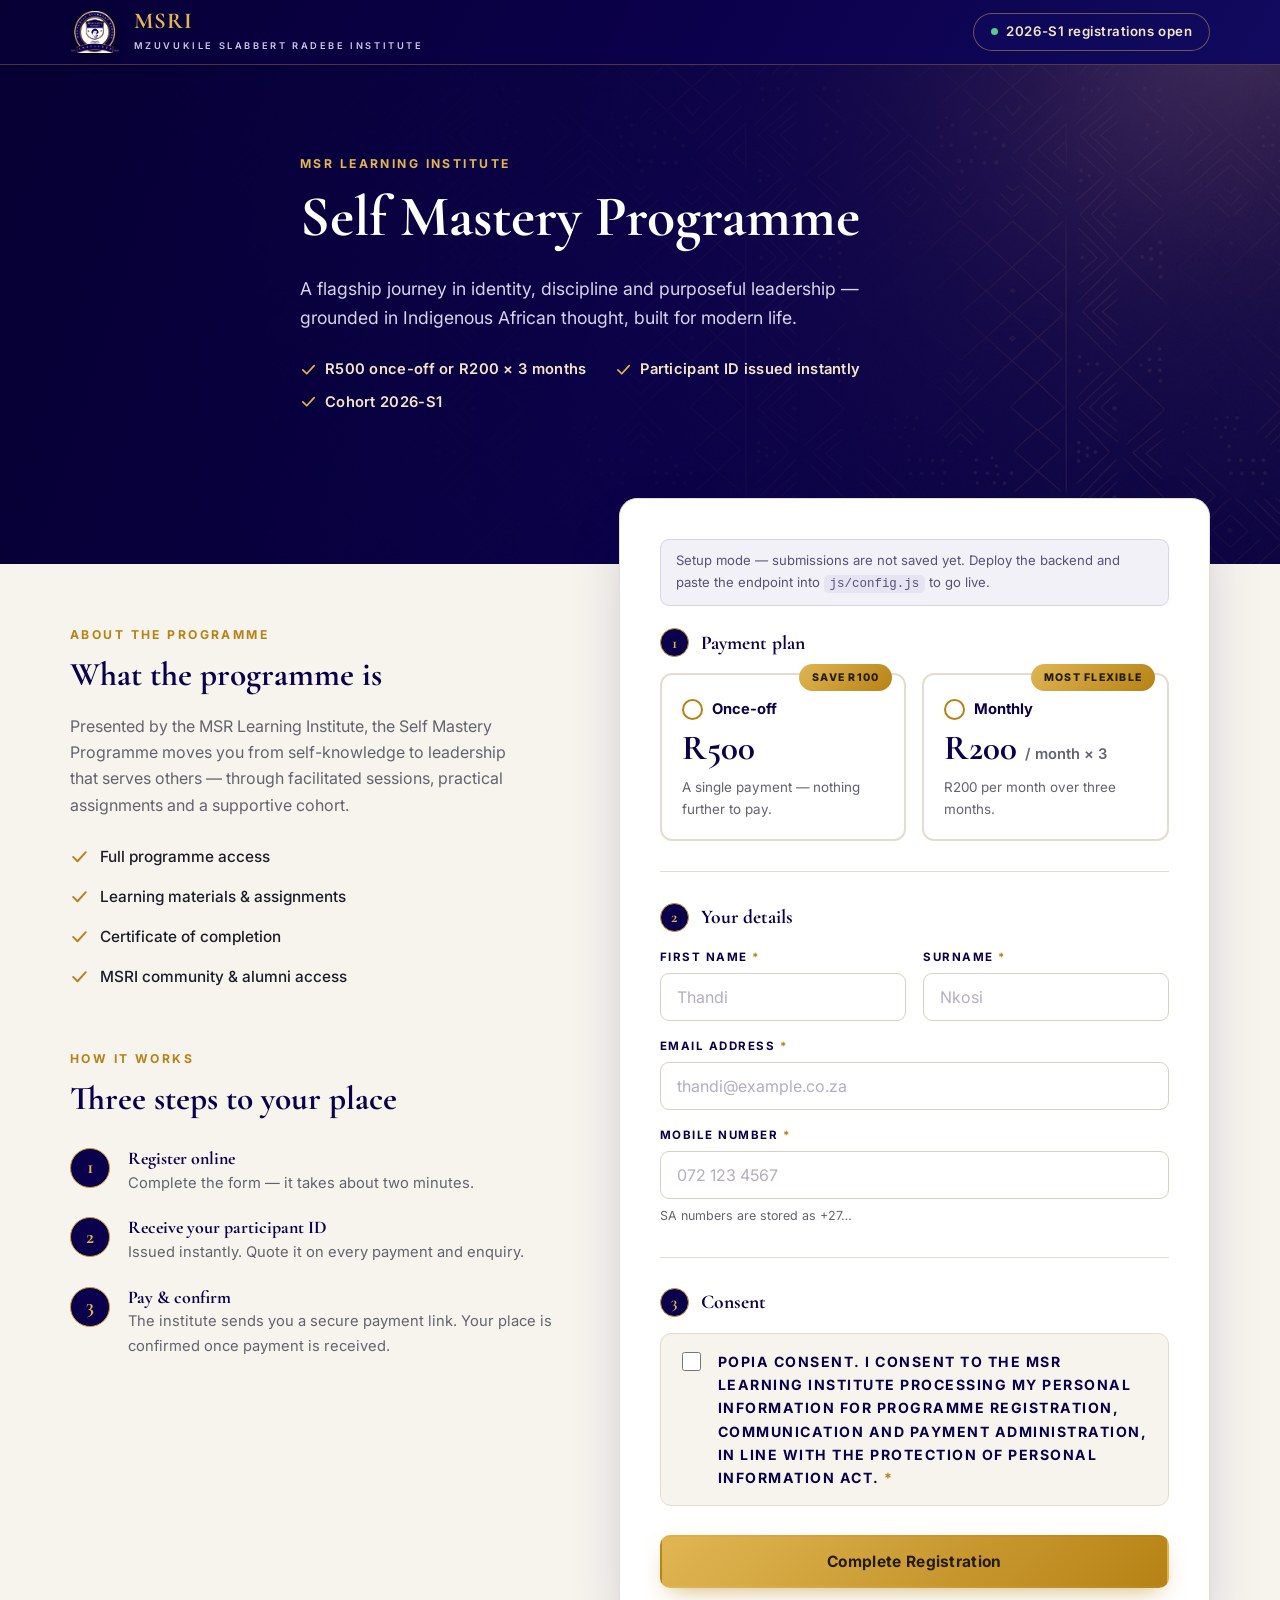
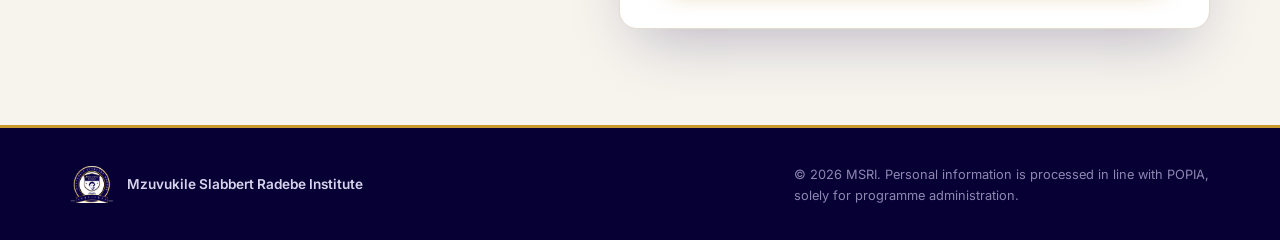
<file: frontend/index.html>
<!DOCTYPE html>
<html lang="en">
<head>
  <meta charset="UTF-8">
  <meta name="viewport" content="width=device-width, initial-scale=1.0">
  <title>Register | Self Mastery Programme — MSR Learning Institute</title>
  <meta name="description" content="Register for the Self Mastery Programme — the MSR Learning Institute's flagship journey in identity, discipline and purposeful leadership. R500 once-off or R200 × 3 months.">
  <link rel="icon" type="image/png" href="assets/img/favicon.png">
  <link rel="preconnect" href="https://fonts.googleapis.com">
  <link rel="preconnect" href="https://fonts.gstatic.com" crossorigin>
  <link href="https://fonts.googleapis.com/css2?family=Cormorant+Garamond:wght@600;700&family=Inter:wght@400;500;600;700;800&display=swap" rel="stylesheet">
  <link rel="stylesheet" href="css/styles.css?v=3">
</head>
<body>

  <!-- ===== Header ===== -->
  <header class="navbar">
    <div class="container navbar-inner">
      <a class="brand" href="index.html">
        <img src="assets/img/logo.png" alt="MSRI seal">
        <span>
          <span class="brand-name">MSRI</span>
          <span class="brand-sub">Mzuvukile Slabbert Radebe Institute</span>
        </span>
      </a>
      <span class="nav-status"><span class="dot"></span>2026-S1 registrations open</span>
    </div>
  </header>

  <!-- ===== Hero ===== -->
  <section class="hero">
    <div class="container hero-inner">
      <span class="eyebrow">MSR Learning Institute</span>
      <h1>Self Mastery Programme</h1>
      <p class="lead">A flagship journey in identity, discipline and purposeful leadership —
        grounded in Indigenous African thought, built for modern life.</p>
      <ul class="hero-facts">
        <li>
          <svg viewBox="0 0 24 24" fill="none" stroke="currentColor" stroke-width="2.4" stroke-linecap="round" stroke-linejoin="round"><polyline points="4 12.5 9.5 18 20 6.5"/></svg>
          R500 once-off or R200 × 3 months
        </li>
        <li>
          <svg viewBox="0 0 24 24" fill="none" stroke="currentColor" stroke-width="2.4" stroke-linecap="round" stroke-linejoin="round"><polyline points="4 12.5 9.5 18 20 6.5"/></svg>
          Participant ID issued instantly
        </li>
        <li>
          <svg viewBox="0 0 24 24" fill="none" stroke="currentColor" stroke-width="2.4" stroke-linecap="round" stroke-linejoin="round"><polyline points="4 12.5 9.5 18 20 6.5"/></svg>
          Cohort 2026-S1
        </li>
      </ul>
    </div>
  </section>

  <!-- ===== Register ===== -->
  <main class="register-section">
    <div class="container split">

      <!-- Left: programme information -->
      <div class="split-info">
        <div class="info-block">
          <span class="eyebrow">About the programme</span>
          <h2>What the programme is</h2>
          <p>Presented by the MSR Learning Institute, the Self Mastery Programme moves you
            from self-knowledge to leadership that serves others — through facilitated
            sessions, practical assignments and a supportive cohort.</p>
          <ul class="check-list">
            <li>
              <svg viewBox="0 0 24 24" fill="none" stroke="currentColor" stroke-width="2.4" stroke-linecap="round" stroke-linejoin="round"><polyline points="4 12.5 9.5 18 20 6.5"/></svg>
              Full programme access
            </li>
            <li>
              <svg viewBox="0 0 24 24" fill="none" stroke="currentColor" stroke-width="2.4" stroke-linecap="round" stroke-linejoin="round"><polyline points="4 12.5 9.5 18 20 6.5"/></svg>
              Learning materials &amp; assignments
            </li>
            <li>
              <svg viewBox="0 0 24 24" fill="none" stroke="currentColor" stroke-width="2.4" stroke-linecap="round" stroke-linejoin="round"><polyline points="4 12.5 9.5 18 20 6.5"/></svg>
              Certificate of completion
            </li>
            <li>
              <svg viewBox="0 0 24 24" fill="none" stroke="currentColor" stroke-width="2.4" stroke-linecap="round" stroke-linejoin="round"><polyline points="4 12.5 9.5 18 20 6.5"/></svg>
              MSRI community &amp; alumni access
            </li>
          </ul>
        </div>

        <div class="info-block">
          <span class="eyebrow">How it works</span>
          <h2>Three steps to your place</h2>
          <ol class="mini-steps">
            <li>
              <span class="step-num">1</span>
              <div>
                <h3>Register online</h3>
                <p>Complete the form — it takes about two minutes.</p>
              </div>
            </li>
            <li>
              <span class="step-num">2</span>
              <div>
                <h3>Receive your participant ID</h3>
                <p>Issued instantly. Quote it on every payment and enquiry.</p>
              </div>
            </li>
            <li>
              <span class="step-num">3</span>
              <div>
                <h3>Pay &amp; confirm</h3>
                <p>The institute sends you a secure payment link. Your place is confirmed
                  once payment is received.</p>
              </div>
            </li>
          </ol>
        </div>
      </div>

      <!-- Right: registration card -->
      <div class="reg-card-col">
        <div class="reg-card">
          <p class="setup-note" id="demo-banner">
            Setup mode — submissions are not saved yet. Deploy the backend and paste the
            endpoint into <code>js/config.js</code> to go live.
          </p>

          <form id="reg-form" novalidate>
            <div class="alert alert-error" id="form-alert" role="alert"></div>

            <h2 class="form-section-title"><span class="num">1</span> Payment plan</h2>
            <div class="field" id="field-pricing_plan">
              <div class="plans-select" role="radiogroup" aria-label="Payment plan">
              <label class="plan-option">
                <input type="radio" name="pricing_plan" value="once_off">
                <span class="plan-card">
                  <span class="plan-badge">Save R100</span>
                  <span class="plan-radio-dot">Once-off</span>
                  <span class="plan-amount">R500</span>
                  <span class="plan-note">A single payment — nothing further to pay.</span>
                </span>
              </label>
              <label class="plan-option">
                <input type="radio" name="pricing_plan" value="monthly">
                <span class="plan-card">
                  <span class="plan-badge">Most flexible</span>
                  <span class="plan-radio-dot">Monthly</span>
                  <span class="plan-amount">R200 <small>/ month × 3</small></span>
                  <span class="plan-note">R200 per month over three months.</span>
                </span>
              </label>
              </div>
              <span class="field-msg"></span>
            </div>

            <h2 class="form-section-title"><span class="num">2</span> Your details</h2>
            <div class="form-grid">
              <div class="field" id="field-first_name">
                <label for="first_name">First name <span class="req">*</span></label>
                <input type="text" id="first_name" name="first_name" autocomplete="given-name" placeholder="Thandi" required>
                <span class="field-msg"></span>
              </div>
              <div class="field" id="field-surname">
                <label for="surname">Surname <span class="req">*</span></label>
                <input type="text" id="surname" name="surname" autocomplete="family-name" placeholder="Nkosi" required>
                <span class="field-msg"></span>
              </div>
              <div class="field field--full" id="field-email">
                <label for="email">Email address <span class="req">*</span></label>
                <input type="email" id="email" name="email" autocomplete="email" placeholder="thandi@example.co.za" required>
                <span class="field-msg"></span>
              </div>
              <div class="field field--full" id="field-mobile">
                <label for="mobile">Mobile number <span class="req">*</span></label>
                <input type="tel" id="mobile" name="mobile" autocomplete="tel" placeholder="072 123 4567" required>
                <span class="field-msg"></span>
                <span class="field-hint">SA numbers are stored as +27…</span>
              </div>
            </div>

            <h2 class="form-section-title"><span class="num">3</span> Consent</h2>
            <div class="field" id="field-consent">
              <label class="consent-box">
                <input type="checkbox" id="consent" name="consent" required>
                <span><strong>POPIA consent.</strong> I consent to the MSR Learning Institute
                  processing my personal information for programme registration,
                  communication and payment administration, in line with the Protection of
                  Personal Information Act. <span class="req">*</span></span>
              </label>
              <span class="field-msg"></span>
            </div>

            <div class="form-actions">
              <button type="submit" class="btn btn-gold btn-block" id="submit-btn">Complete Registration</button>
            </div>
          </form>

          <!-- Success state (hidden until registered) -->
          <div class="success-panel" id="success-panel" aria-live="polite">
            <div id="already-banner" class="already-banner">This email is already registered</div>
            <div class="success-icon">
              <svg viewBox="0 0 24 24" fill="none" stroke="currentColor" stroke-width="2.4" stroke-linecap="round" stroke-linejoin="round"><polyline points="4 12.5 9.5 18 20 6.5"/></svg>
            </div>
            <h2 id="success-title">Registration received</h2>
            <p class="sub" id="success-sub"></p>

            <div class="pid-box">
              <div class="pid-label">Participant ID</div>
              <div class="pid-value" id="participant-id">MSRI-000000</div>
              <button type="button" class="copy-btn" id="copy-btn">Copy ID</button>
            </div>

            <p class="success-meta" id="success-meta"></p>

            <div class="next-steps">
              <h3>What happens next</h3>
              <ol>
                <li>Keep your participant ID safe — quote it on every payment and enquiry.</li>
                <li>The institute will send you a secure link to pay and upload your proof
                  of payment.</li>
                <li>Once your payment is confirmed, your place in the 2026-S1 cohort is
                  secured.</li>
              </ol>
            </div>

            <button type="button" class="btn btn-ghost" id="again-btn">Register another person</button>
          </div>
        </div>
      </div>

    </div>
  </main>

  <!-- ===== Footer ===== -->
  <footer class="footer">
    <div class="container footer-inner">
      <div class="footer-brand">
        <img src="assets/img/logo.png" alt="MSRI seal">
        <span>Mzuvukile Slabbert Radebe Institute</span>
      </div>
      <p class="footer-note">© 2026 MSRI. Personal information is processed in line with
        POPIA, solely for programme administration.</p>
    </div>
  </footer>

  <script src="js/config.js"></script>
  <script src="js/register.js"></script>
</body>
</html>
</file>
<file: frontend/css/styles.css>
/* ============================================================
   Self Mastery Programme — MSR Learning Institute (MSRI)
   Brand: navy #0b004b · gold #c89a30 (from the MSRI seal)
   ============================================================ */

:root {
  --navy: #0b004b;
  --navy-900: #060035;
  --navy-800: #110a5e;
  --gold: #c89a30;
  --gold-deep: #b68215;
  --gold-bright: #e0b653;
  --gold-pale: #f3e7c9;
  --gold-tint: #faf5e8;
  --paper: #f7f4ee;
  --white: #ffffff;
  --ink: #1c1c28;
  --muted: #63636f;
  --line: #e4ddcd;
  --error: #b3261e;
  --error-bg: #fdecea;
  --radius: 14px;
  --font-display: "Cormorant Garamond", "Times New Roman", serif;
  --font-body: "Inter", "Segoe UI", system-ui, -apple-system, sans-serif;
  --shadow-lg: 0 24px 60px -18px rgba(11, 0, 75, 0.28);
  --shadow-md: 0 14px 34px -14px rgba(11, 0, 75, 0.24);
}

* { box-sizing: border-box; }
html { scroll-behavior: smooth; }

body {
  margin: 0;
  font-family: var(--font-body);
  font-size: 16px;
  line-height: 1.65;
  color: var(--ink);
  background: var(--paper);
  -webkit-font-smoothing: antialiased;
}

img { max-width: 100%; display: block; }
p { margin: 0 0 1em; }

h1, h2, h3 {
  font-family: var(--font-display);
  color: var(--navy);
  line-height: 1.14;
  margin: 0 0 0.55em;
  font-weight: 700;
}

.container { width: min(1140px, 92%); margin: 0 auto; }

.eyebrow {
  display: inline-block;
  font-size: 0.76rem;
  font-weight: 700;
  letter-spacing: 0.2em;
  text-transform: uppercase;
  color: var(--gold-deep);
  margin-bottom: 0.7rem;
}

/* ------------------------------------------------------------
   Buttons
   ------------------------------------------------------------ */
.btn {
  display: inline-flex;
  align-items: center;
  justify-content: center;
  gap: 0.5rem;
  padding: 0.95rem 1.9rem;
  border-radius: 10px;
  border: 2px solid transparent;
  font-family: var(--font-body);
  font-size: 0.97rem;
  font-weight: 700;
  letter-spacing: 0.02em;
  text-decoration: none;
  cursor: pointer;
  transition: transform 0.16s ease, box-shadow 0.16s ease, background 0.16s ease;
}
.btn:focus-visible { outline: 3px solid rgba(200, 154, 48, 0.45); outline-offset: 2px; }

.btn-gold {
  background: linear-gradient(135deg, var(--gold-bright) 0%, var(--gold-deep) 100%);
  color: #241b03;
  box-shadow: 0 10px 24px -10px rgba(182, 130, 21, 0.65);
}
.btn-gold:hover { transform: translateY(-1px); box-shadow: 0 14px 28px -10px rgba(182, 130, 21, 0.75); }
.btn-gold:active { transform: translateY(0); }
.btn-gold[disabled] { opacity: 0.65; cursor: wait; transform: none; }

.btn-ghost {
  background: transparent;
  border-color: #cfc8b8;
  color: var(--muted);
}
.btn-ghost:hover { border-color: var(--navy); color: var(--navy); }

.btn-block { width: 100%; }

/* ------------------------------------------------------------
   Header
   ------------------------------------------------------------ */
.navbar {
  position: sticky;
  top: 0;
  z-index: 50;
  background: linear-gradient(120deg, var(--navy-900) 0%, var(--navy) 55%, var(--navy-800) 100%);
  border-bottom: 1px solid rgba(200, 154, 48, 0.35);
}
.navbar-inner {
  display: flex;
  align-items: center;
  justify-content: space-between;
  gap: 1rem;
  padding: 0.65rem 0;
}
.brand { display: flex; align-items: center; gap: 0.85rem; text-decoration: none; }
.brand img { width: 50px; height: auto; filter: drop-shadow(0 2px 6px rgba(0, 0, 0, 0.45)); }
.brand-name {
  display: block;
  font-family: var(--font-display);
  font-size: 1.42rem;
  font-weight: 700;
  color: var(--gold-bright);
  line-height: 1;
  letter-spacing: 0.05em;
}
.brand-sub {
  display: block;
  font-size: 0.58rem;
  font-weight: 600;
  letter-spacing: 0.28em;
  color: #cdc7e4;
  margin-top: 0.32rem;
  text-transform: uppercase;
}
.nav-status {
  display: inline-flex;
  align-items: center;
  gap: 0.55rem;
  font-size: 0.83rem;
  font-weight: 600;
  letter-spacing: 0.04em;
  color: var(--gold-pale);
  border: 1px solid rgba(224, 182, 83, 0.45);
  border-radius: 999px;
  padding: 0.42rem 1.05rem;
  background: rgba(17, 10, 94, 0.5);
  white-space: nowrap;
}
.nav-status .dot { width: 7px; height: 7px; border-radius: 50%; background: #58c98a; }

/* ------------------------------------------------------------
   Hero
   ------------------------------------------------------------ */
.hero {
  background:
    linear-gradient(108deg, rgba(6, 0, 53, 0.96) 0%, rgba(11, 0, 75, 0.9) 52%, rgba(11, 0, 75, 0.72) 100%),
    url("../assets/img/hero-bg.jpg") center / cover no-repeat;
  color: var(--white);
  padding: 84px 0 150px;
}
.hero-inner { max-width: 680px; }
.hero .eyebrow { color: var(--gold-bright); }
.hero h1 {
  color: var(--white);
  font-size: clamp(2.4rem, 5vw, 3.6rem);
  margin-bottom: 0.4em;
}
.hero .lead {
  color: #d9d4ec;
  font-size: 1.1rem;
  max-width: 560px;
  margin: 0 0 1.6rem;
}
.hero-facts {
  list-style: none;
  display: flex;
  flex-wrap: wrap;
  gap: 0.5rem 1.8rem;
  padding: 0;
  margin: 0;
}
.hero-facts li {
  display: inline-flex;
  align-items: center;
  gap: 0.5rem;
  font-size: 0.92rem;
  font-weight: 600;
  letter-spacing: 0.02em;
  color: var(--gold-pale);
}
.hero-facts svg { width: 17px; height: 17px; color: var(--gold-bright); flex-shrink: 0; }

/* ------------------------------------------------------------
   Split layout: info + form
   ------------------------------------------------------------ */
.register-section { padding: 0 0 96px; }
.split {
  display: grid;
  grid-template-columns: minmax(0, 5fr) minmax(0, 6fr);
  gap: 3.5rem;
  align-items: start;
}
.split-info { padding-top: 3.5rem; }
.info-block { margin-bottom: 3rem; }
.info-block:last-child { margin-bottom: 0; }
.info-block h2 { font-size: clamp(1.6rem, 2.6vw, 2.1rem); }
.info-block > p { color: var(--muted); max-width: 46ch; }

.check-list { list-style: none; padding: 0; margin: 1.2rem 0 0; }
.check-list li {
  display: flex;
  align-items: flex-start;
  gap: 0.7rem;
  padding: 0.45rem 0;
  font-size: 0.96rem;
  font-weight: 500;
}
.check-list svg { width: 19px; height: 19px; color: var(--gold-deep); flex-shrink: 0; margin-top: 3px; }

.mini-steps { list-style: none; padding: 0; margin: 1rem 0 0; counter-reset: step; }
.mini-steps li { display: flex; gap: 1.1rem; padding: 0.7rem 0; }
.mini-steps h3 { font-size: 1.12rem; margin-bottom: 0.15rem; }
.mini-steps p { color: var(--muted); font-size: 0.92rem; margin: 0; }
.step-num {
  width: 40px;
  height: 40px;
  flex-shrink: 0;
  border-radius: 50%;
  background: var(--navy);
  color: var(--gold-bright);
  border: 1.5px solid var(--gold);
  font-family: var(--font-display);
  font-weight: 700;
  font-size: 1.25rem;
  display: inline-flex;
  align-items: center;
  justify-content: center;
}

/* ------------------------------------------------------------
   Registration card
   ------------------------------------------------------------ */
.reg-card-col { margin-top: -66px; }
.reg-card {
  background: var(--white);
  border-radius: 18px;
  box-shadow: var(--shadow-lg);
  border: 1px solid var(--line);
  padding: clamp(1.5rem, 3.4vw, 2.5rem);
}

.setup-note {
  display: none;
  background: #f2f1f8;
  border: 1px solid #d8d4ea;
  color: #565273;
  border-radius: 9px;
  padding: 0.65rem 0.95rem;
  font-size: 0.82rem;
  margin: 0 0 1.4rem;
}
.setup-note.visible { display: block; }
.setup-note code { background: #e6e3f2; border-radius: 5px; padding: 0.1rem 0.35rem; font-size: 0.78rem; }

/* Plan selector */
.plans-select { display: grid; grid-template-columns: 1fr 1fr; gap: 1rem; }
.plan-option input { position: absolute; opacity: 0; pointer-events: none; }
.plan-card {
  position: relative;
  display: flex;
  flex-direction: column;
  border: 2px solid var(--line);
  border-radius: 12px;
  padding: 1.35rem 1.25rem 1.15rem;
  cursor: pointer;
  height: 100%;
  transition: border-color 0.15s ease, box-shadow 0.15s ease, background 0.15s ease;
}
.plan-card:hover { border-color: var(--gold); }
.plan-badge {
  position: absolute;
  top: -11px;
  right: 12px;
  background: linear-gradient(135deg, var(--gold-bright), var(--gold-deep));
  color: #241b03;
  font-size: 0.66rem;
  font-weight: 800;
  letter-spacing: 0.12em;
  text-transform: uppercase;
  padding: 0.28rem 0.8rem;
  border-radius: 999px;
  white-space: nowrap;
}
.plan-radio-dot {
  display: inline-flex;
  align-items: center;
  gap: 0.55rem;
  font-weight: 700;
  color: var(--navy);
  font-size: 0.92rem;
}
.plan-radio-dot::before {
  content: "";
  width: 17px;
  height: 17px;
  border-radius: 50%;
  border: 2px solid var(--gold-deep);
  background: var(--white);
  flex-shrink: 0;
  transition: background 0.12s ease;
}
.plan-amount {
  font-family: var(--font-display);
  font-size: 2.2rem;
  font-weight: 700;
  color: var(--navy);
  line-height: 1.1;
  margin: 0.5rem 0 0.2rem;
}
.plan-amount small { font-size: 0.92rem; font-family: var(--font-body); color: var(--muted); font-weight: 600; }
.plan-note { color: var(--muted); font-size: 0.84rem; margin: 0.3rem 0 0; }
.plan-option input:checked + .plan-card {
  border-color: var(--gold);
  background: #fffdf4;
  box-shadow: 0 0 0 4px rgba(200, 154, 48, 0.16);
}
.plan-option input:checked + .plan-card .plan-radio-dot::before {
  background: radial-gradient(circle, var(--gold-deep) 0 42%, var(--white) 46%);
}
.plan-option input:focus-visible + .plan-card { outline: 3px solid rgba(200, 154, 48, 0.5); outline-offset: 2px; }

/* Fields */
.form-grid { display: grid; grid-template-columns: 1fr 1fr; gap: 1rem 1.1rem; }
.field { display: flex; flex-direction: column; gap: 0.38rem; }
.field--full { grid-column: 1 / -1; }
.field > label {
  font-size: 0.72rem;
  font-weight: 700;
  letter-spacing: 0.13em;
  text-transform: uppercase;
  color: var(--navy);
}
.req { color: var(--gold-deep); }
.field input {
  font-family: var(--font-body);
  font-size: 1rem;
  color: var(--ink);
  padding: 0.82rem 1rem;
  border: 1.5px solid #d8d1bf;
  border-radius: 9px;
  background: var(--white);
  width: 100%;
  transition: border-color 0.14s ease, box-shadow 0.14s ease;
}
.field input::placeholder { color: #b3adc0; }
.field input:focus {
  outline: none;
  border-color: var(--gold-deep);
  box-shadow: 0 0 0 3.5px rgba(200, 154, 48, 0.18);
}
.field.has-error input { border-color: var(--error); background: #fffbfb; }
.field-msg { display: none; color: var(--error); font-size: 0.82rem; font-weight: 500; }
.field.has-error .field-msg { display: block; }
.field-hint { color: var(--muted); font-size: 0.78rem; }

.form-section-title {
  display: flex;
  align-items: center;
  gap: 0.75rem;
  font-size: 1.22rem;
  margin: 1.9rem 0 1rem;
  padding-top: 1.9rem;
  border-top: 1px solid var(--line);
}
#reg-form .form-section-title:first-of-type { margin-top: 0; padding-top: 0; border-top: none; }
.form-section-title .num {
  width: 29px;
  height: 29px;
  flex-shrink: 0;
  border-radius: 50%;
  background: var(--navy);
  color: var(--gold-bright);
  border: 1.5px solid var(--gold);
  font-family: var(--font-display);
  font-weight: 700;
  font-size: 1rem;
  display: inline-flex;
  align-items: center;
  justify-content: center;
}

/* Consent */
.consent-box {
  display: flex;
  gap: 0.85rem;
  align-items: flex-start;
  background: var(--paper);
  border: 1.5px solid var(--line);
  border-radius: 11px;
  padding: 1rem 1.1rem;
  cursor: pointer;
}
.consent-box input {
  width: 19px;
  height: 19px;
  margin-top: 2px;
  accent-color: var(--gold-deep);
  flex-shrink: 0;
  cursor: pointer;
}
.consent-box span { font-size: 0.88rem; }
.field.has-error .consent-box { border-color: var(--error); }

.form-actions { margin-top: 1.8rem; }

.alert {
  display: none;
  border-radius: 9px;
  padding: 0.85rem 1.05rem;
  font-size: 0.9rem;
  margin-bottom: 1.3rem;
}
.alert.visible { display: block; }
.alert-error { background: var(--error-bg); border: 1px solid #f2c4c0; color: var(--error); }

/* ------------------------------------------------------------
   Success panel
   ------------------------------------------------------------ */
.success-panel { display: none; text-align: center; padding: 0.5rem 0 0; }
.success-panel.visible { display: block; }
.success-icon {
  width: 72px;
  height: 72px;
  margin: 0 auto 1.3rem;
  border-radius: 50%;
  background: var(--gold-pale);
  border: 2px solid var(--gold);
  display: flex;
  align-items: center;
  justify-content: center;
  color: var(--gold-deep);
}
.success-icon svg { width: 34px; height: 34px; }
.success-panel h2 { font-size: 1.9rem; }
.success-panel .sub { color: var(--muted); max-width: 440px; margin: 0 auto 1.8rem; }

.pid-box {
  border: 2px dashed var(--gold);
  background: var(--gold-tint);
  border-radius: 13px;
  padding: 1.4rem 1.1rem;
  max-width: 400px;
  margin: 0 auto 1rem;
}
.pid-label {
  font-size: 0.7rem;
  font-weight: 700;
  letter-spacing: 0.2em;
  text-transform: uppercase;
  color: var(--muted);
}
.pid-value {
  font-family: "Courier New", monospace;
  font-size: 1.9rem;
  font-weight: 700;
  letter-spacing: 0.05em;
  color: var(--navy);
  margin: 0.3rem 0 0.6rem;
  word-break: break-all;
}
.copy-btn {
  background: var(--navy);
  color: var(--white);
  border: none;
  border-radius: 8px;
  padding: 0.45rem 1.05rem;
  font-size: 0.8rem;
  font-weight: 600;
  cursor: pointer;
}
.copy-btn:hover { background: var(--navy-800); }

.success-meta { color: var(--muted); font-size: 0.9rem; margin-bottom: 1.6rem; }
.success-meta strong { color: var(--ink); }

.next-steps {
  text-align: left;
  max-width: 440px;
  margin: 0 auto 1.8rem;
  background: var(--paper);
  border: 1px solid var(--line);
  border-radius: 12px;
  padding: 1.25rem 1.5rem;
}
.next-steps h3 {
  font-family: var(--font-body);
  font-size: 0.78rem;
  letter-spacing: 0.14em;
  text-transform: uppercase;
  font-weight: 700;
  margin-bottom: 0.7rem;
}
.next-steps ol { margin: 0; padding-left: 1.25rem; font-size: 0.9rem; }
.next-steps li { padding: 0.24rem 0; }

.already-banner {
  display: none;
  background: var(--gold-tint);
  border: 1px solid #eadfbd;
  color: #7a5b10;
  font-size: 0.82rem;
  font-weight: 600;
  border-radius: 999px;
  padding: 0.38rem 1.05rem;
  margin-bottom: 1.3rem;
}
.already-banner.show { display: inline-block; }

/* ------------------------------------------------------------
   Footer
   ------------------------------------------------------------ */
.footer {
  background: var(--navy-900);
  color: #b9b3d6;
  border-top: 3px solid var(--gold);
  padding: 2.2rem 0;
  font-size: 0.85rem;
}
.footer-inner {
  display: flex;
  align-items: center;
  justify-content: space-between;
  gap: 1.2rem;
  flex-wrap: wrap;
}
.footer-brand { display: flex; align-items: center; gap: 0.8rem; font-weight: 600; color: #d8d3ec; }
.footer-brand img { width: 44px; }
.footer-note { margin: 0; color: #8d87b0; font-size: 0.8rem; max-width: 52ch; }

/* ------------------------------------------------------------
   Responsive
   ------------------------------------------------------------ */
@media (max-width: 940px) {
  .hero { padding-bottom: 88px; }
  .split { grid-template-columns: 1fr; gap: 2.4rem; }
  .split-info { padding-top: 0; order: 2; }
  .reg-card-col { margin-top: -58px; order: 1; }
  .register-section { padding-top: 0; }
}

@media (max-width: 640px) {
  .hero { padding: 56px 0 78px; }
  .brand-sub { display: none; }
  .nav-status { display: none; }
  .plans-select, .form-grid { grid-template-columns: 1fr; }
  .footer-inner { flex-direction: column; align-items: flex-start; }
}

/* ------------------------------------------------------------
   Accessibility & polish
   ------------------------------------------------------------ */
:root { color-scheme: light; }

.consent-box:focus-within {
  border-color: var(--gold-deep);
  box-shadow: 0 0 0 3.5px rgba(200, 154, 48, 0.18);
}
.copy-btn:focus-visible,
#again-btn:focus-visible {
  outline: 3px solid rgba(200, 154, 48, 0.5);
  outline-offset: 2px;
}

/* Plan group error state */
#field-pricing_plan.has-error .plans-select .plan-card { border-color: var(--error); }
#field-pricing_plan.has-error .field-msg { display: block; }

@media (prefers-reduced-motion: reduce) {
  html { scroll-behavior: auto; }
  *, *::before, *::after {
    animation-duration: 0.01ms !important;
    animation-iteration-count: 1 !important;
    transition-duration: 0.01ms !important;
  }
}
</file>
